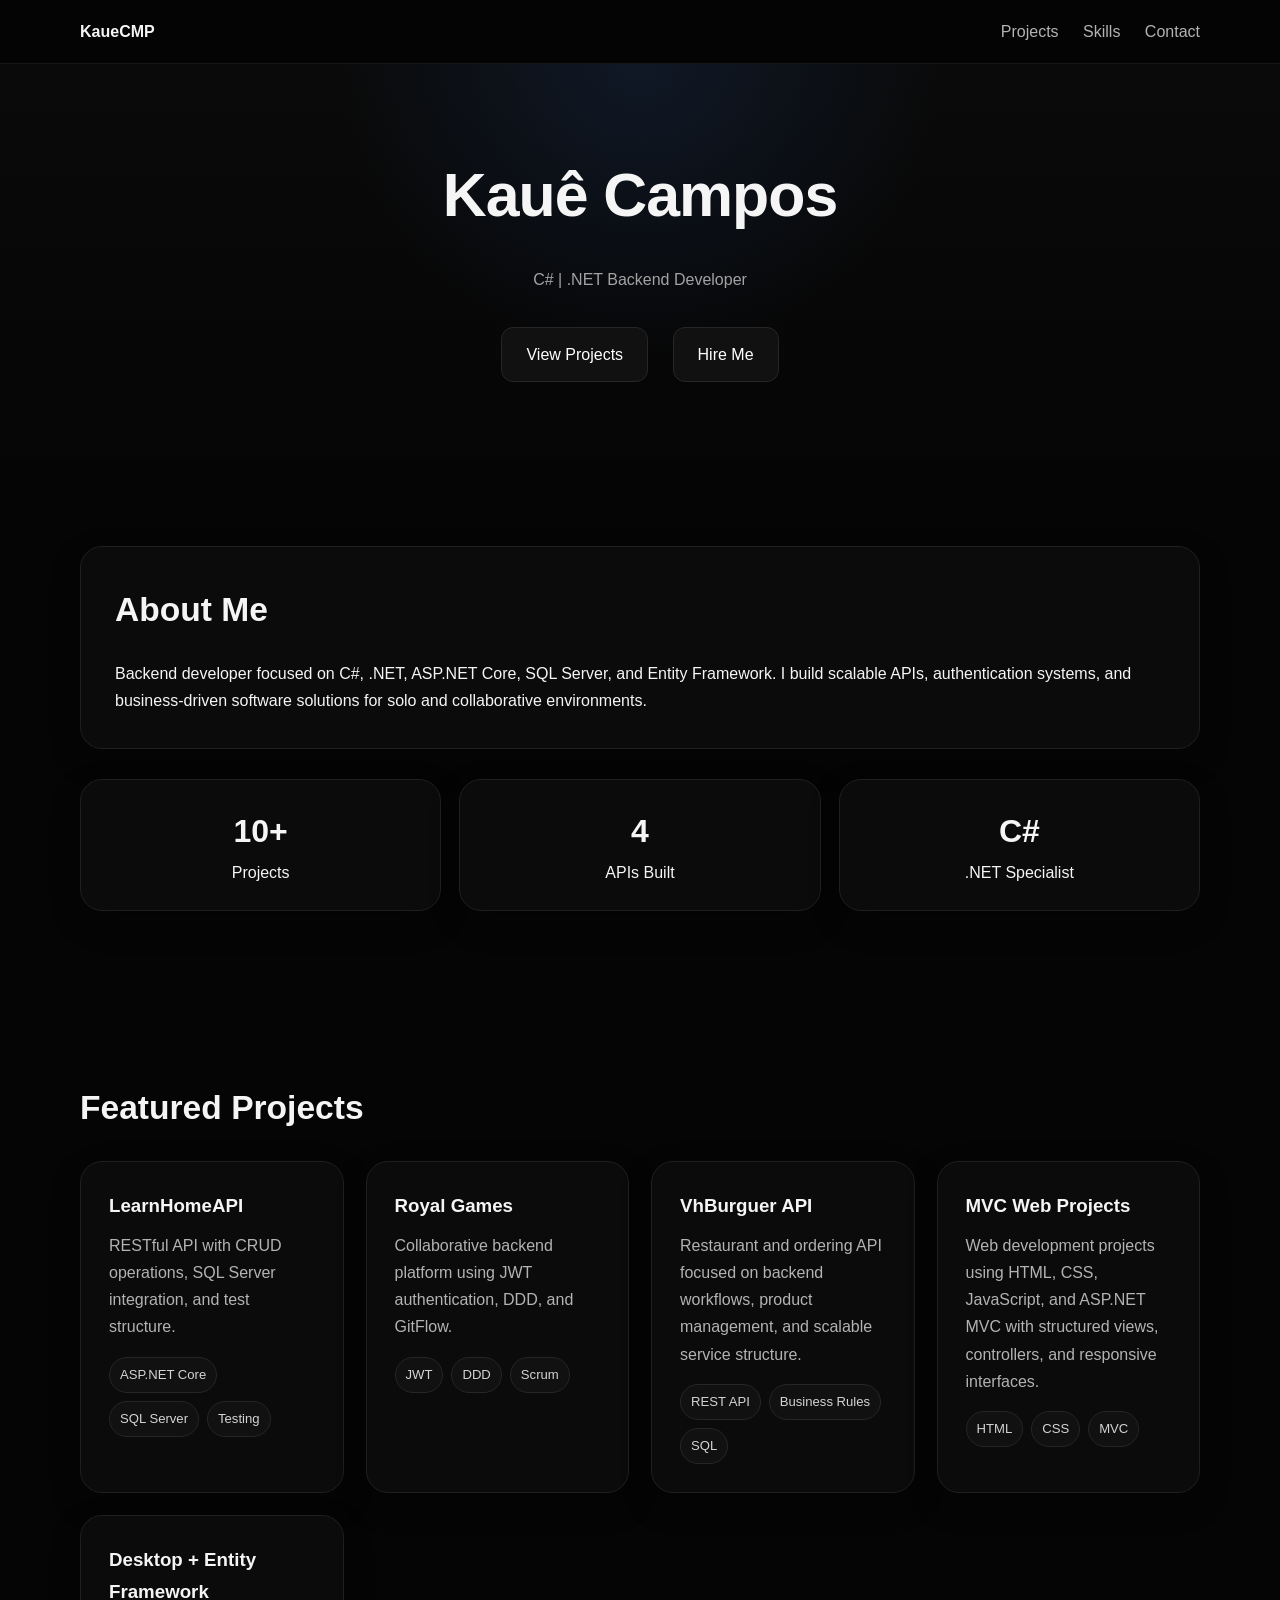
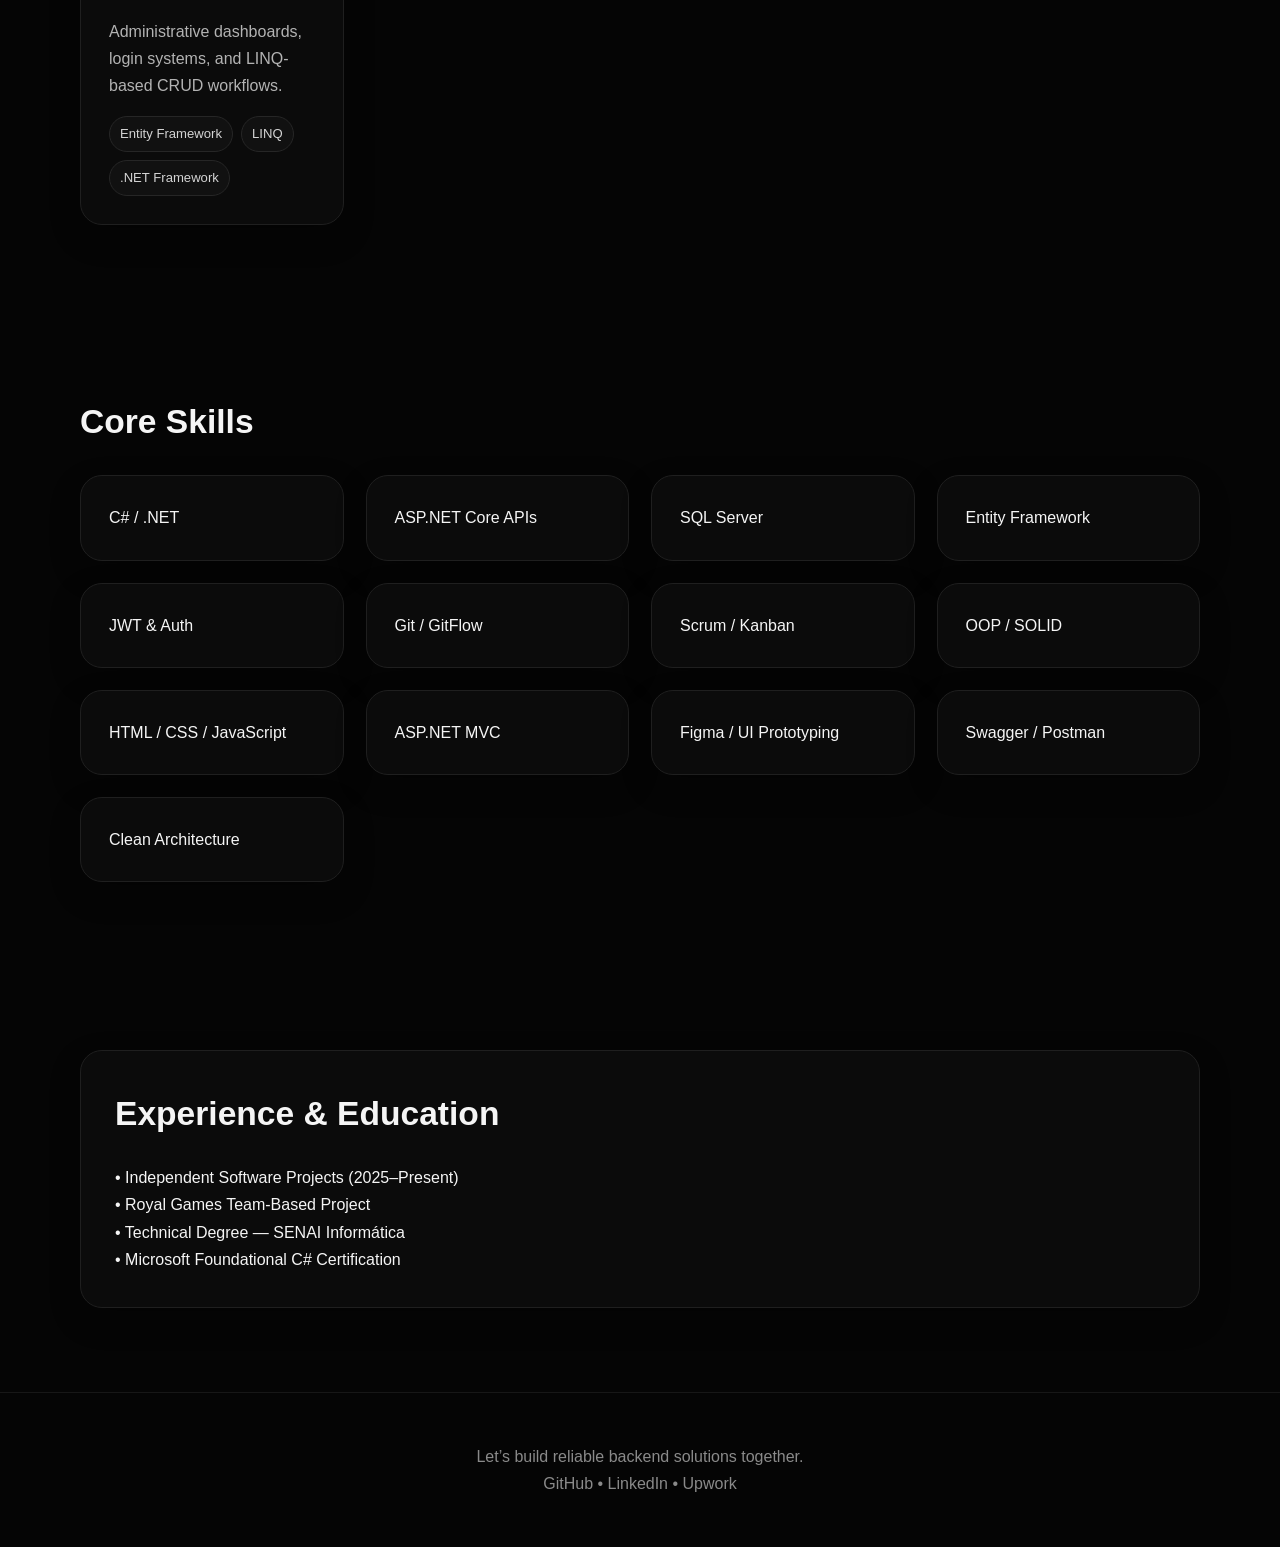
<file: V2.0/index.html>
<!DOCTYPE html>
<html lang="en">

<head>
  <meta charset="UTF-8" />
  <meta name="viewport" content="width=device-width, initial-scale=1.0" />
  <link rel="stylesheet" href="styles/style.css">
  <script defer src="scripts/script.js"></script>
  <title>Kauê Campos | C# .NET Backend Developer</title>
</head>

<body>
  <nav>
    <div class="container nav-inner">
      <strong>KaueCMP</strong>
      <div class="nav-links">
        <a href="#projects">Projects</a>
        <a href="#skills">Skills</a>
        <a href="#contact">Contact</a>
      </div>
    </div>
  </nav>

  <header>
    <div class="container reveal">
      <h1>Kauê Campos</h1>
      <p class="subtitle">C# | .NET Backend Developer</p>
      <div class="btn-group">
        <a href="#projects">View Projects</a>
        <a href="#contact">Hire Me</a>
      </div>
    </div>
  </header>

  <section class="container reveal">
    <div class="panel">
      <h2>About Me</h2>
      <p>Backend developer focused on C#, .NET, ASP.NET Core, SQL Server, and Entity Framework. I build scalable APIs,
        authentication systems, and business-driven software solutions for solo and collaborative environments.</p>
    </div>

    <div class="stats">
      <div class="panel stat"><strong>10+</strong>Projects</div>
      <div class="panel stat"><strong>4</strong>APIs Built</div>
      <div class="panel stat"><strong>C#</strong>.NET Specialist</div>
    </div>
  </section>

  <section id="projects" class="container reveal">
    <h2>Featured Projects</h2>
    <div class="projects-grid">
      <div class="card">
        <h3>LearnHomeAPI</h3>
        <p>RESTful API with CRUD operations, SQL Server integration, and test structure.</p>
        <div class="tags"><span class="tag">ASP.NET Core</span><span class="tag">SQL Server</span><span
            class="tag">Testing</span></div>
      </div>
      <div class="card">
        <h3>Royal Games</h3>
        <p>Collaborative backend platform using JWT authentication, DDD, and GitFlow.</p>
        <div class="tags"><span class="tag">JWT</span><span class="tag">DDD</span><span class="tag">Scrum</span></div>
      </div>
      <div class="card">
        <h3>VhBurguer API</h3>
        <p>Restaurant and ordering API focused on backend workflows, product management, and scalable service structure.
        </p>
        <div class="tags"><span class="tag">REST API</span><span class="tag">Business Rules</span><span
            class="tag">SQL</span></div>
      </div>
      <div class="card">
        <h3>MVC Web Projects</h3>
        <p>Web development projects using HTML, CSS, JavaScript, and ASP.NET MVC with structured views, controllers, and
          responsive interfaces.</p>
        <div class="tags"><span class="tag">HTML</span><span class="tag">CSS</span><span class="tag">MVC</span></div>
      </div>
      <div class="card">
        <h3>Desktop + Entity Framework</h3>
        <p>Administrative dashboards, login systems, and LINQ-based CRUD workflows.</p>
        <div class="tags"><span class="tag">Entity Framework</span><span class="tag">LINQ</span><span class="tag">.NET
            Framework</span></div>
      </div>
    </div>
  </section>

  <section id="skills" class="container reveal">
    <h2>Core Skills</h2>
    <div class="skills-grid">
      <div class="card">C# / .NET</div>
      <div class="card">ASP.NET Core APIs</div>
      <div class="card">SQL Server</div>
      <div class="card">Entity Framework</div>
      <div class="card">JWT & Auth</div>
      <div class="card">Git / GitFlow</div>
      <div class="card">Scrum / Kanban</div>
      <div class="card">OOP / SOLID</div>
      <div class="card">HTML / CSS / JavaScript</div>
      <div class="card">ASP.NET MVC</div>
      <div class="card">Figma / UI Prototyping</div>
      <div class="card">Swagger / Postman</div>
      <div class="card">Clean Architecture</div>
    </div>
  </section>

  <section class="container reveal">
    <div class="panel">
      <h2>Experience & Education</h2>
      <p>• Independent Software Projects (2025–Present)</p>
      <p>• Royal Games Team-Based Project</p>
      <p>• Technical Degree — SENAI Informática</p>
      <p>• Microsoft Foundational C# Certification</p>
    </div>
  </section>

  <footer id="contact">
    <div class="container">
      <p>Let’s build reliable backend solutions together.</p>
      <p>GitHub • LinkedIn • Upwork</p>
    </div>
  </footer>
</body>

</html>
</file>
<file: V2.0/styles/style.css>
* {
        box-sizing: border-box;
        margin: 0;
        padding: 0;
    }

    html {
        scroll-behavior: smooth;
    }

    body {
        font-family: Inter, Arial, sans-serif;
        background: #050505;
        color: #f5f5f5;
        line-height: 1.7;
    }

    .container {
        width: min(1120px, 92%);
        margin: auto;
    }

    nav {
        position: sticky;
        top: 0;
        z-index: 100;
        backdrop-filter: blur(10px);
        background: rgba(5, 5, 5, 0.85);
        border-bottom: 1px solid #171717;
    }

    .nav-inner {
        display: flex;
        justify-content: space-between;
        align-items: center;
        padding: 18px 0;
    }

    .nav-links a {
        color: #b3b3b3;
        text-decoration: none;
        margin-left: 20px;
    }

    header {
        padding: 80px 0;
        text-align: center;
        background: radial-gradient(circle at top, rgba(59, 130, 246, 0.12), transparent 40%), linear-gradient(180deg, #0a0a0a, #050505);
        /* border-bottom: 1px solid #171717; */
    }

    h1 {
        font-size: 3.8rem;
        letter-spacing: -1px;
    }

    .subtitle {
        color: #a3a3a3;
        margin: 18px 0 34px;
    }

    .btn-group a {
        display: inline-block;
        margin: 0 10px;
        padding: 13px 24px;
        border-radius: 12px;
        text-decoration: none;
        color: white;
        background: #111;
        border: 1px solid #262626;
        transition: .25s;
    }

    .btn-group a:hover {
        transform: translateY(-3px);
    }

    section {
        padding: 84px 0;
    }

    h2 {
        font-size: 2.1rem;
        margin-bottom: 22px;
    }

    .panel,
    .card {
        background: #0b0b0b;
        border: 1px solid #1f1f1f;
        border-radius: 22px;
        box-shadow: 0 12px 30px rgba(0, 0, 0, .28);
    }

    .panel {
        padding: 34px;
    }

    .stats {
        display: grid;
        grid-template-columns: repeat(auto-fit, minmax(220px, 1fr));
        gap: 18px;
        margin-top: 30px;
    }

    .stat {
        padding: 24px;
        text-align: center;
    }

    .stat strong {
        font-size: 2rem;
        display: block;
    }

    .projects-grid,
    .skills-grid {
        display: grid;
        grid-template-columns: repeat(auto-fit, minmax(260px, 1fr));
        gap: 22px;
        margin-top: 25px;
    }

    .card {
        padding: 28px;
        transition: .25s;
    }

    .card:hover {
        transform: translateY(-6px);
        border-color: #2f2f2f;
        box-shadow: 0 0 0 1px rgba(59, 130, 246, 0.08), 0 18px 40px rgba(0, 0, 0, .45);
    }

    .card h3 {
        margin-bottom: 10px;
    }

    .card p {
        color: #b3b3b3;
    }

    .tags {
        margin-top: 16px;
        display: flex;
        flex-wrap: wrap;
        gap: 8px;
    }

    .tag {
        background: #111;
        border: 1px solid #262626;
        padding: 6px 10px;
        border-radius: 999px;
        font-size: .82rem;
        color: #d4d4d4;
    }

    .reveal {
        opacity: 0;
        transform: translateY(18px);
        animation: fadeUp .7s ease forwards;
    }

    @keyframes fadeUp {
        to {
            opacity: 2;
            transform: translateY(0);
        }
    }

    footer {
        text-align: center;
        padding: 50px 0;
        color: #8a8a8a;
        border-top: 1px solid #171717;
    }
</file>
